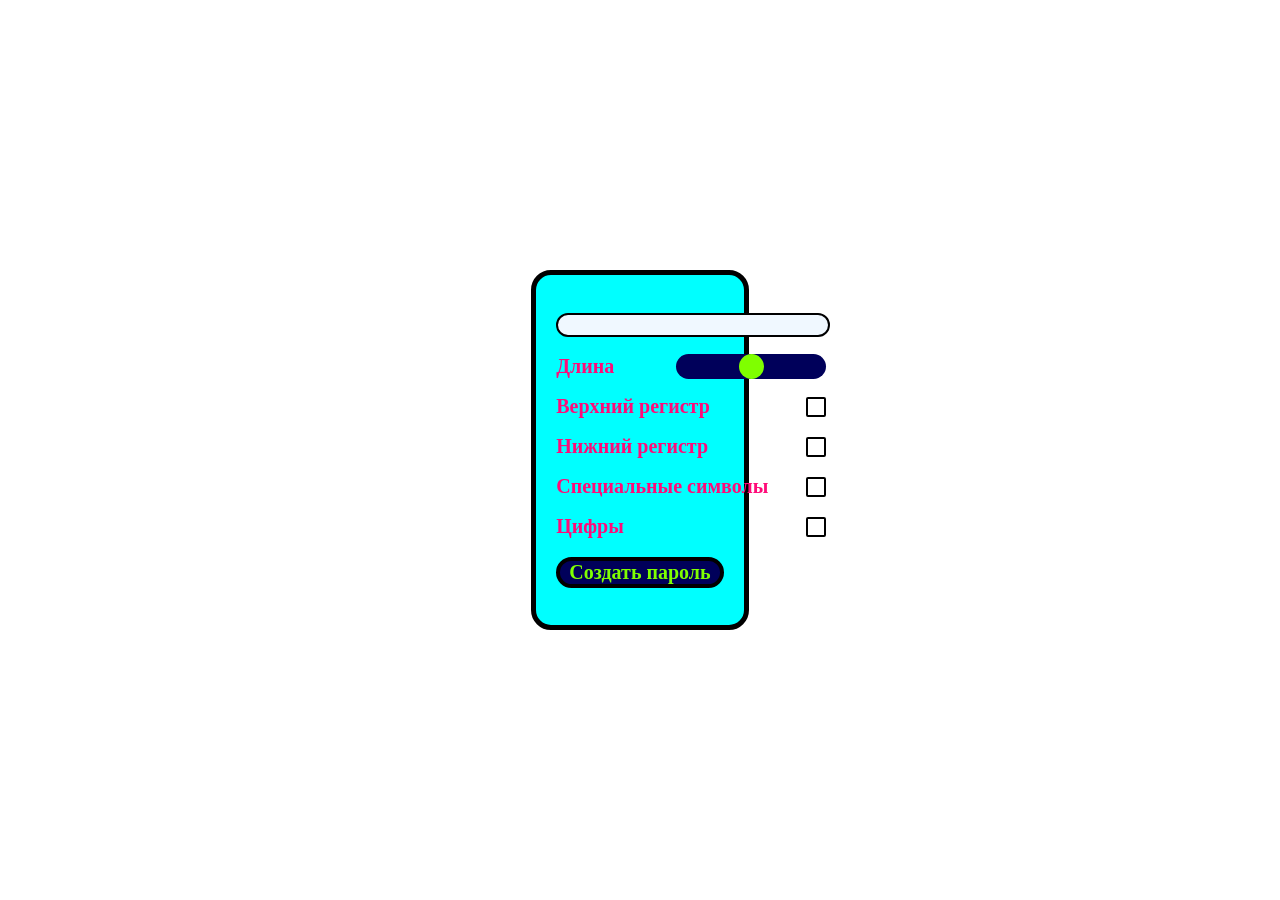
<file: Bilet№10/index.html>
<!DOCTYPE html>
<html lang="en">
<head>
    <meta charset="UTF-8">
    <meta name="viewport" content="width=device-width, initial-scale=1.0">
    <link rel="stylesheet" href="css/style.css">
    <title>Document</title>
</head>
<body>
    <main>
        <div class="container">
            <div class="box">
                <p class="text"></p>
            </div>
            <div class="item">
                <label for="">Длина</label>
                <p class="number"></p>
                <input type="range" name="" id="dlina" max="16" min="4" step="1">
            </div>
            <div class="item">
                <label for="">Верхний регистр</label>
                <input type="checkbox" name="up" id="up">
            </div>
            <div class="item">
                <label for="">Нижний регистр</label>
                <input type="checkbox" name="down" id="down">
            </div>
            <div class="item">
                <label for="">Специальные символы</label>
                <input type="checkbox" name="special" id="special">
            </div>
            <div class="item">
                <label for="">Цифры</label>
                <input type="checkbox" name="digital" id="digital">
            </div>
            <button class="btn">
                Создать пароль
            </button>
        </div>
    </main>
    <script src="js/script.js"></script>
</body>
</html>
</file>
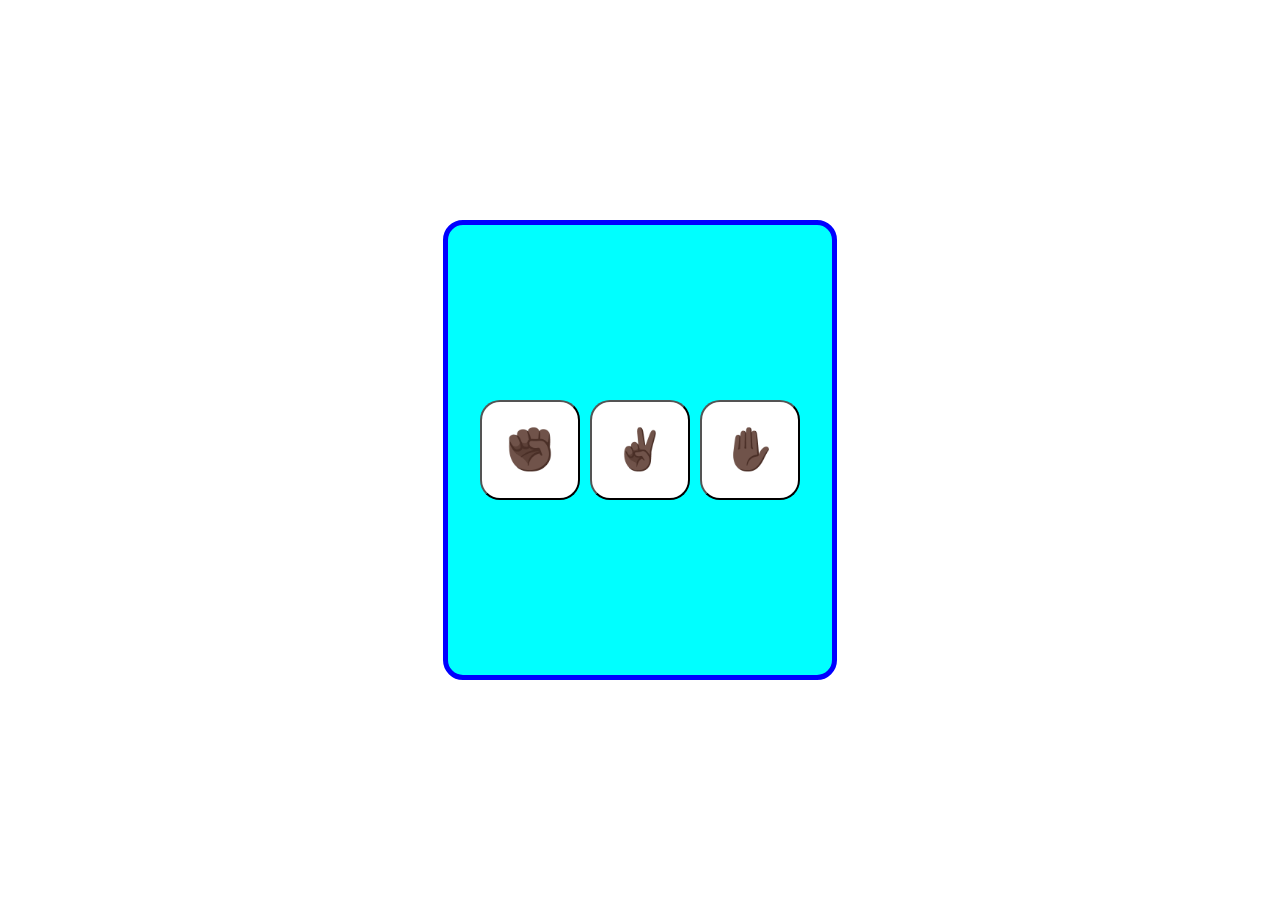
<file: Bilet№11/index.html>
<!DOCTYPE html>
<html lang="en">
<head>
    <meta charset="UTF-8">
    <meta name="viewport" content="width=device-width, initial-scale=1.0">
    <link rel="stylesheet" href="css/style.css">
    <title>Камень, Ножница, Бумага</title>
</head>
<body>
    <main>
        <div class="game_container">
        </div>
        <div class="button">
            <button class="btn btn_rock">✊🏿</button>
            <button class="btn btn_scissors">✌🏿</button>
            <button class="btn btn_paper">✋🏿</button>
        </div>
        <div class="score">
        </div>
    </main>
    <script src="js/script.js"></script>
</body>
</html>
</file>
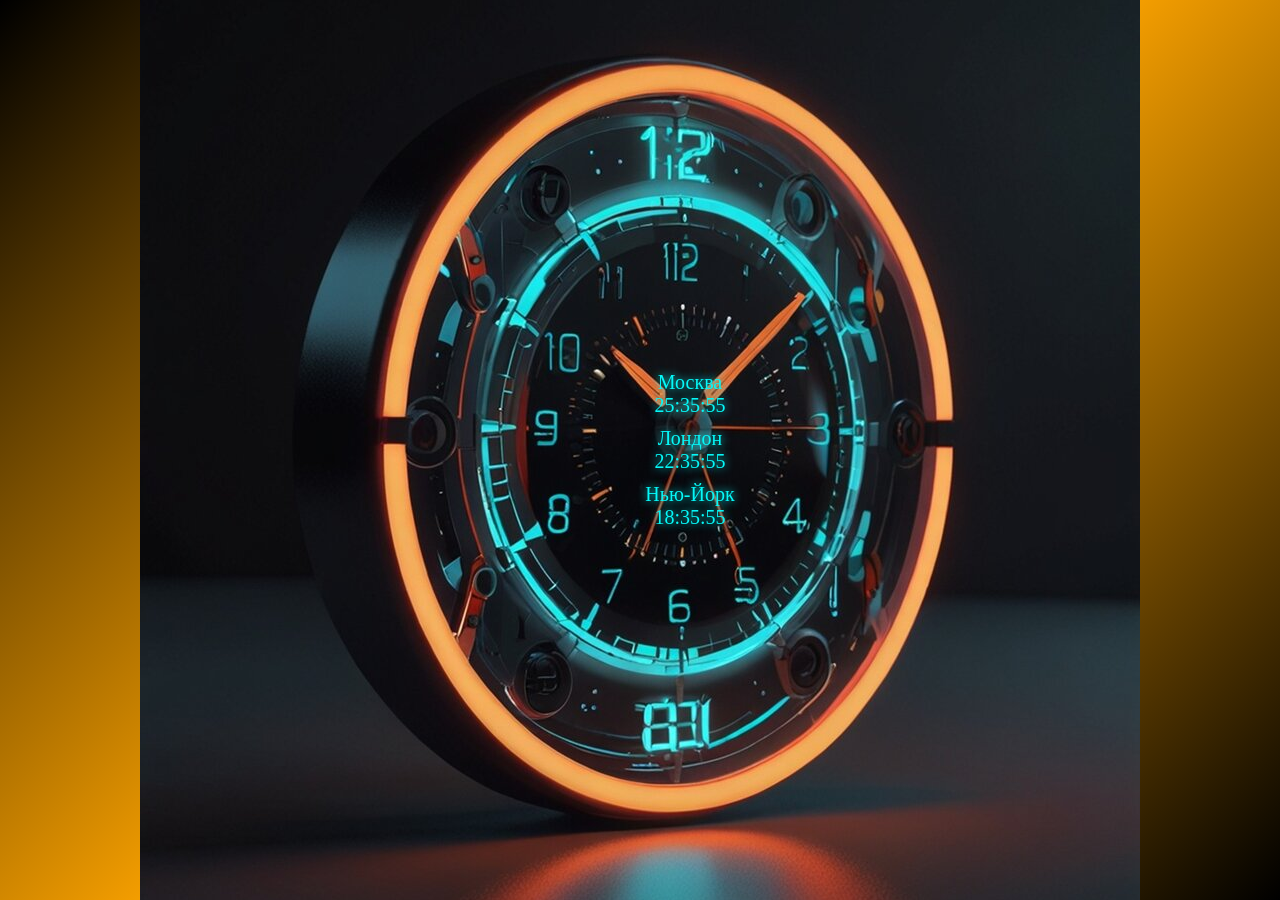
<file: Bilet№19/index.html>
<!DOCTYPE html>
<html lang="en">
<head>
    <meta charset="UTF-8">
    <meta name="viewport" content="width=device-width, initial-scale=1.0">
    <link rel="stylesheet" href="css/style.css">
    <title>Камень, Ножница, Бумага</title>
</head>
<body>
    <main>
        <div class="item">
            <p class="item_title">Москва</p>
            <p class="item_moscow"></p>
        </div>
        <div class="item">
            <p class="item_title">Лондон</p>
            <p class="item_london"></p>
        </div>
        <div class="item">
            <p class="item_title">Нью-Йорк</p>
            <p class="item_newyork"></p>
        </div>
    </main>
    <script src="js/script.js"></script>
</body>
</html>
</file>
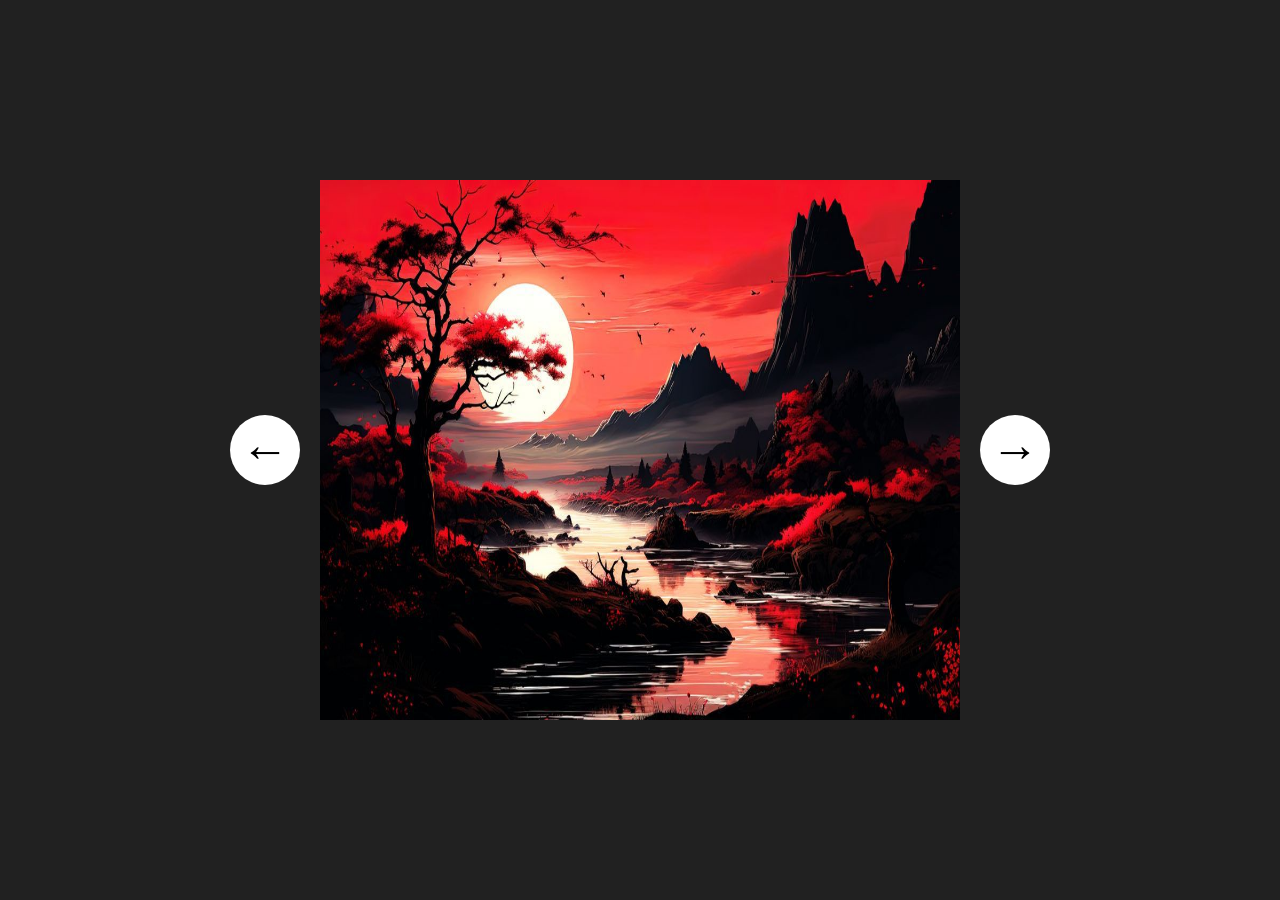
<file: Bilet№2/index.html>
<!DOCTYPE html>
<html lang="en">
<head>
    <meta charset="UTF-8">
    <meta name="viewport" content="width=device-width, initial-scale=1.0">
    <link rel="stylesheet" href="css/style.css">
    <title>Слайдер</title>
</head>
<body>
    <main>
        <button class="left_btn">
            &larr;
        </button>
        <div class="container">
            <div class = "carousel">
                <img src="img/1.jpg" alt="1">
                <img src="img/2.jpg" alt="2">
                <img src="img/3.jpg" alt="3">
            </div>
        </div>
        <button class="right_btn">
            &rarr;
        </button>
    </main>
    <script src="js/script.js"></script>
</body>
</html>
</file>
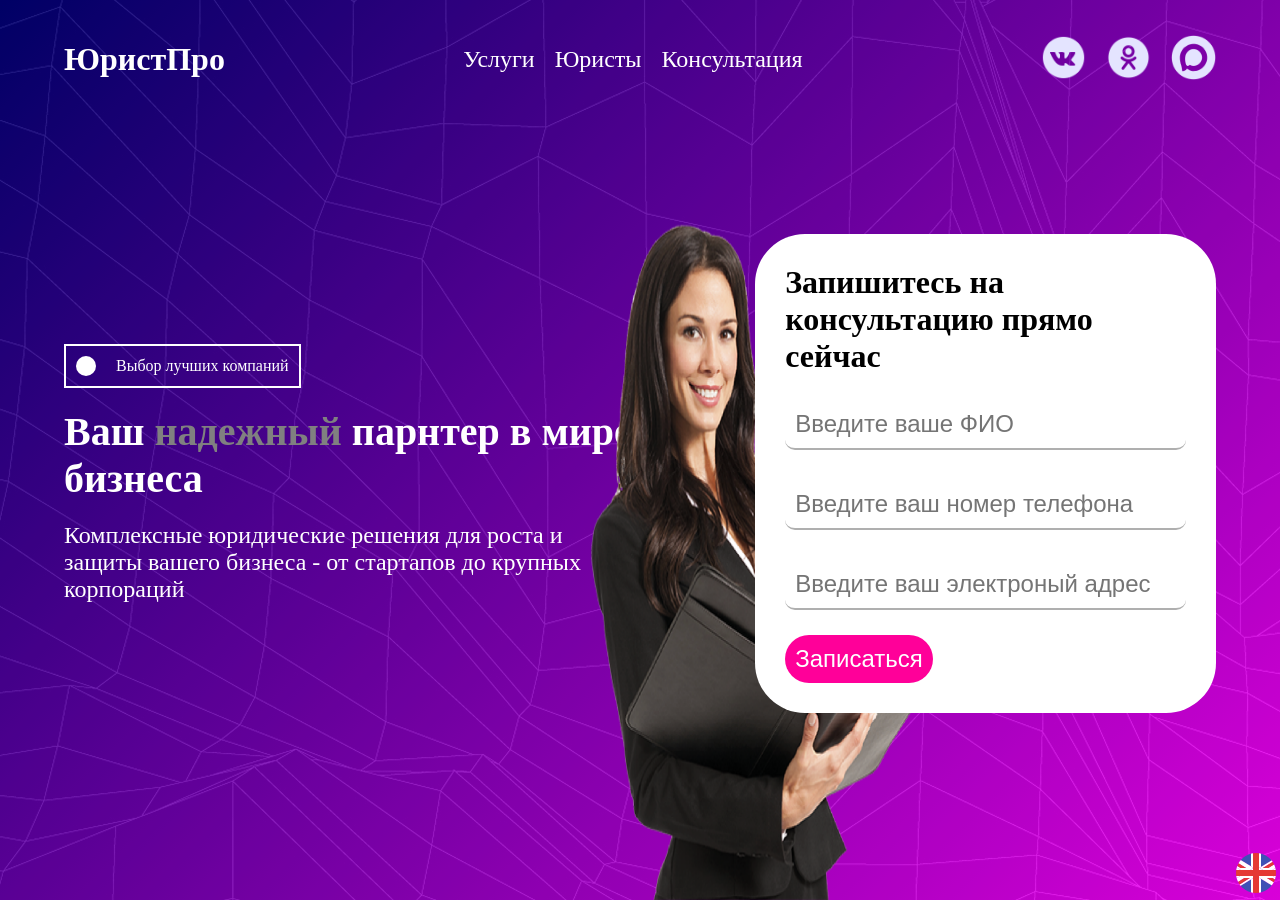
<file: Bilet№23/index.html>
<!DOCTYPE html>
<html lang="en">
<head>
    <meta charset="UTF-8">
    <meta name="viewport" content="width=device-width, initial-scale=1.0">
    <link rel="stylesheet" href="css/style.css">
    <title>Юристпро</title>
</head>
<body>
    <img src="img/urist.png" alt="" class="urist">
    <button class="lang"><img src="img/grb.png" alt=""></button>
    <main>
        <div class="up">
            <div class="logo">ЮристПро</div>
            <nav class="menu_nav">
                <a href="#">Услуги</a>
                <a href="#">Юристы</a>
                <a href="#">Консультация</a>
            </nav>
            <div class="menu_link">
                    <a href="#"><img src="img/vk.png" alt="viewport"></a>
                    <a href="#"><img src="img/ok.png" alt="OK"></a>
                    <a href="#"><img src="img/MAX.png" alt="MAX"></a>
                </div>
        </div>
        <div class="content">
            <div class="content_text">
                <p class="content_slogan">Выбор лучших компаний</p>
                <h1 class="content_title">Ваш <span>надежный</span> парнтер в мире бизнеса</h1>
                <p class="content_desc">Комплексные юридические решения для роста и защиты вашего бизнеса - от стартапов до крупных корпораций</p>
            </div>
            <form action="#" class="content_form">
                <div class="form_content">
                    <h2 class="form_title">Запишитесь на консультацию прямо сейчас</h2>
                    <div class="form_item">
                        <input type="text" placeholder="Введите ваше ФИО">
                        <input type="text" placeholder="Введите ваш номер телефона">
                        <input type="text" placeholder="Введите ваш электроный адрес">
                    </div>
                    <button class="form_btn">Записаться</button>
                </div>
            </form>
        </div>
    </main>
    <script src="js/script.js"></script>
</body>
</html>
</file>
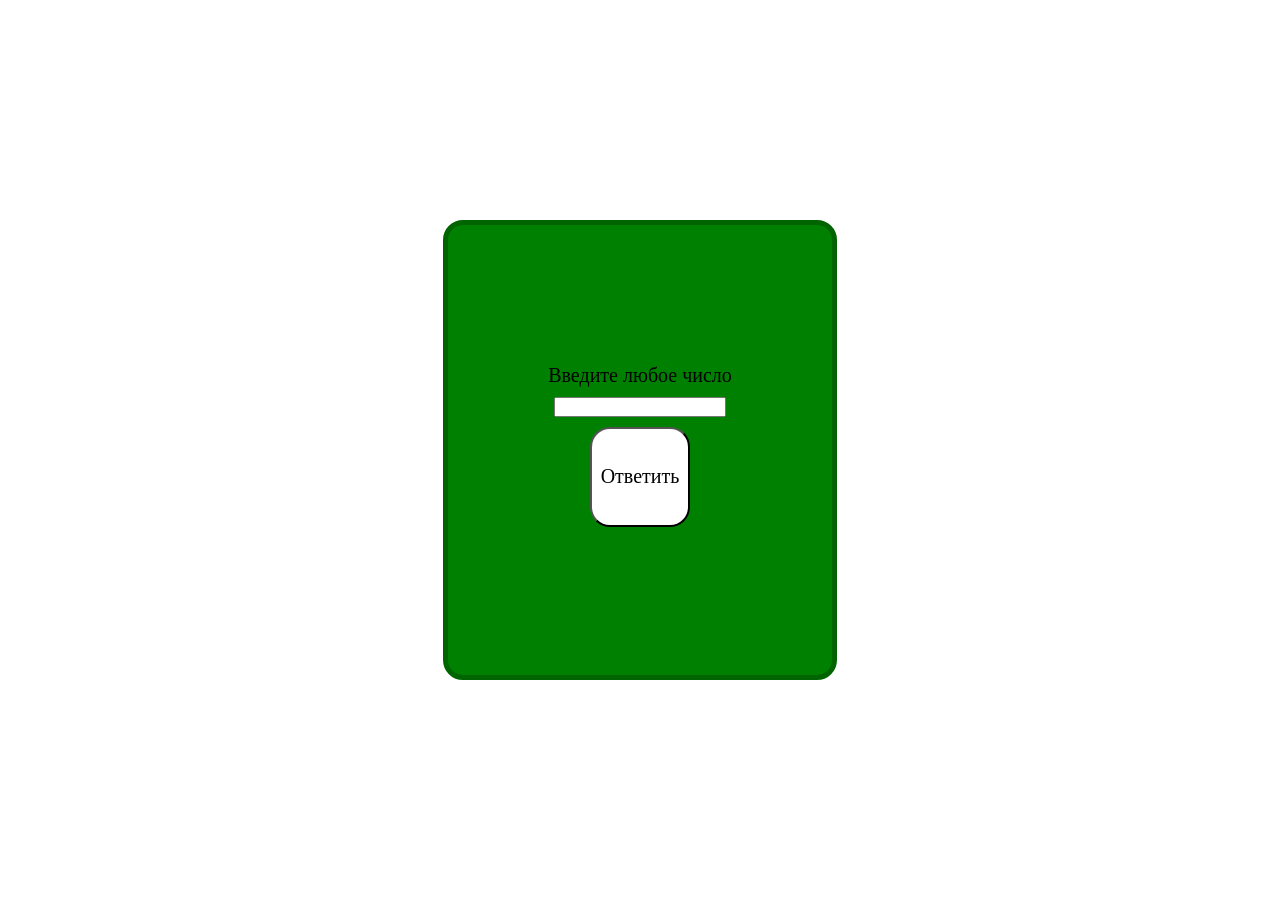
<file: Bilet№4/index.html>
<!DOCTYPE html>
<html lang="ru">
<head>
    <meta charset="UTF-8">
    <meta name="viewport" content="width=device-width, initial-scale=1.0">
    <link rel="stylesheet" href="css/style.css">
    <title>Конвертер размеров</title>
</head>
<body>
    <main>
        <div class="container">
            <p class="result">Введите любое число</p>
            <input type="number" name="num" id="num">
            <button class="result_btn">Ответить</button>
        <div class="score"></div>
        </div>
    </main>
    <script src="js/script.js"></script>
</body>
</html>
</file>
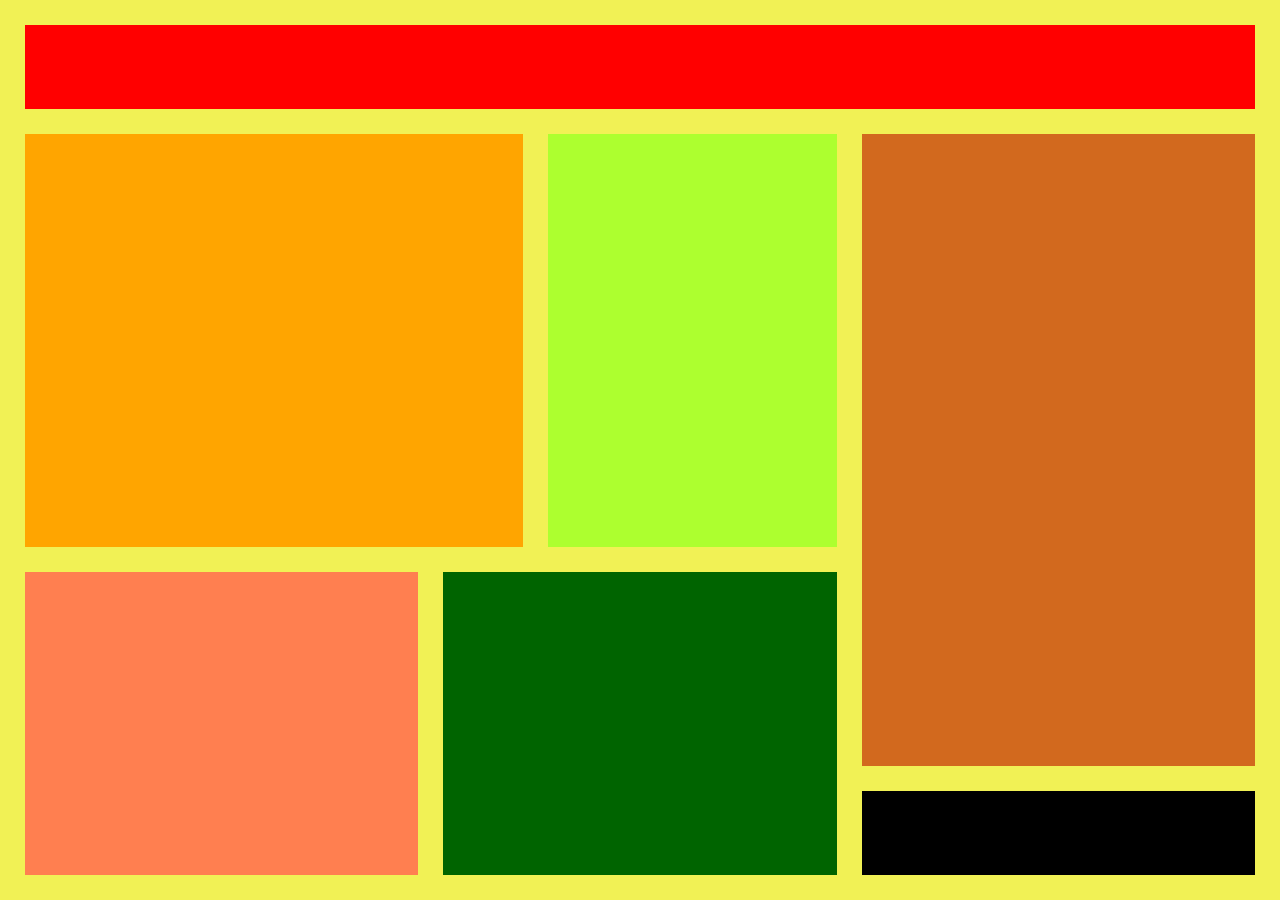
<file: Bilet№6/index.html>
<!DOCTYPE html>
<html lang="en">
<head>
    <meta charset="UTF-8">
    <meta name="viewport" content="width=device-width, initial-scale=1.0">
    <link rel="stylesheet" href="css/mobile.css" media="screen and (min-width: 360px)">
    <link rel="stylesheet" href="css/tablet.css" media="screen and (min-width: 768px)">
    <link rel="stylesheet" href="css/desktop.css" media="screen and (min-width: 1240px)">
    <title></title>
</head>
<body>
    <main>
        <div class="item_one"></div>
        <div class="item_two"></div>
        <div class="item_three"></div>
        <div class="item_four"></div>
        <div class="item_five"></div>
        <div class="item_six"></div>
        <div class="item_seven"></div>
    </main>
</body>
<script src="js/script.js"></script>
</html>
</file>
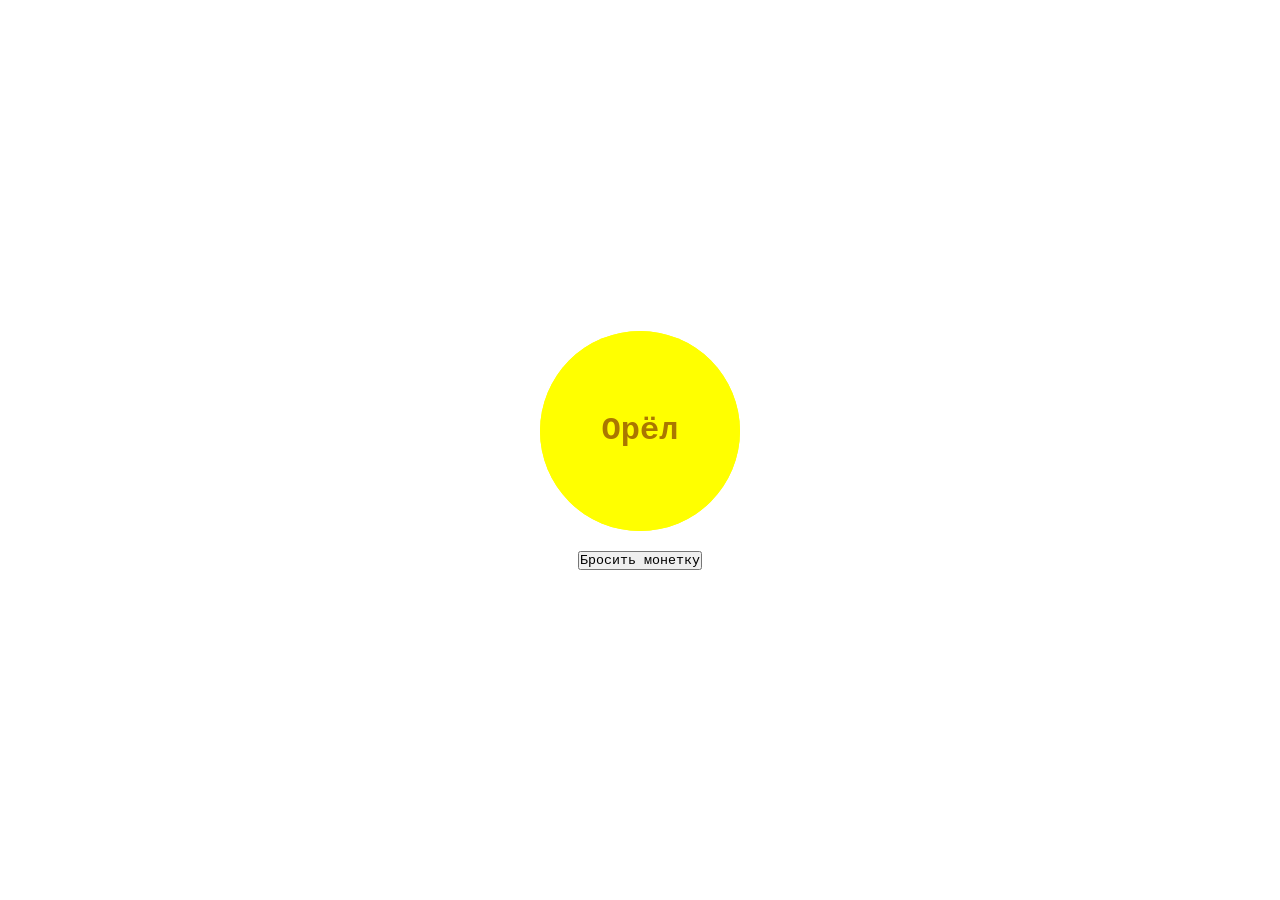
<file: Bilet№7/index.html>
<!DOCTYPE html>
<html lang="en">
<head>
    <meta charset="UTF-8">
    <meta name="viewport" content="width=device-width, initial-scale=1.0">
    <link rel="stylesheet" href="css/style.css">
    <title>Монетка</title>
</head>
<body>
    <main>
        <div class="coin">
            <div class="coin_front">Орёл</div>
            <div class="coin_back">Решка</div>
        </div>
        <button class="coin_btn">Бросить монетку</button>
    </main>
    <script src="js/script.js"></script>
</body>
</html>
</file>
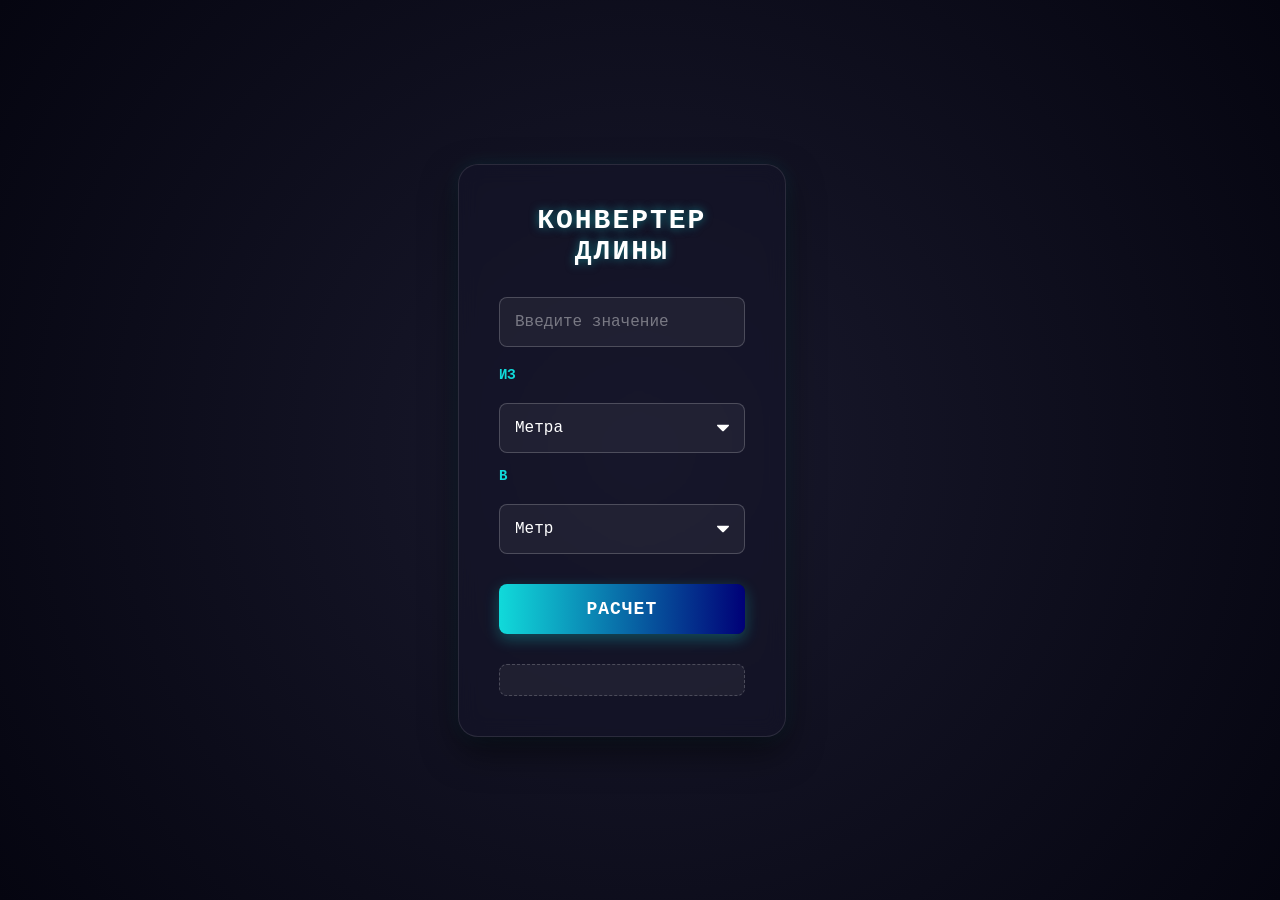
<file: Bilet№8/index.html>
<!DOCTYPE html>
<html lang="ru">
<head>
    <meta charset="UTF-8">
    <meta name="viewport" content="width=device-width, initial-scale=1.0">
    <link rel="stylesheet" href="css/style.css">
    <title>Конвертер размеров</title>
</head>
<body>
    <main>
        <div class="container">
            <H1>Конвертер длины</H1>
        <input type="number" name="number" id="number" placeholder="Введите значение">
        <div class="vibor">
        <label for="">Из</label>
        <select name="" id="from_value">
            <option value="m" selected>Метра</option>
            <option value="in">Дюйма</option>
            <option value="ft">Фута</option>
            <option value="yd">Ярда</option>
            <option value="mi">Мили</option>
        </select>
        <label for="">В</label>
        <select name="" id="to_value">
            <option value="m" selected>Метр</option>
            <option value="in">Дюйм</option>
            <option value="ft">Фут</option>
            <option value="yd">Ярд</option>
            <option value="mi">Милю</option>
        </select>
        </div>
            <button class="btn">Расчет</button>
            <p class="result"></p>
        </div>
    </main>
    <script src="js/script.js"></script>
</body>
</html>
</file>
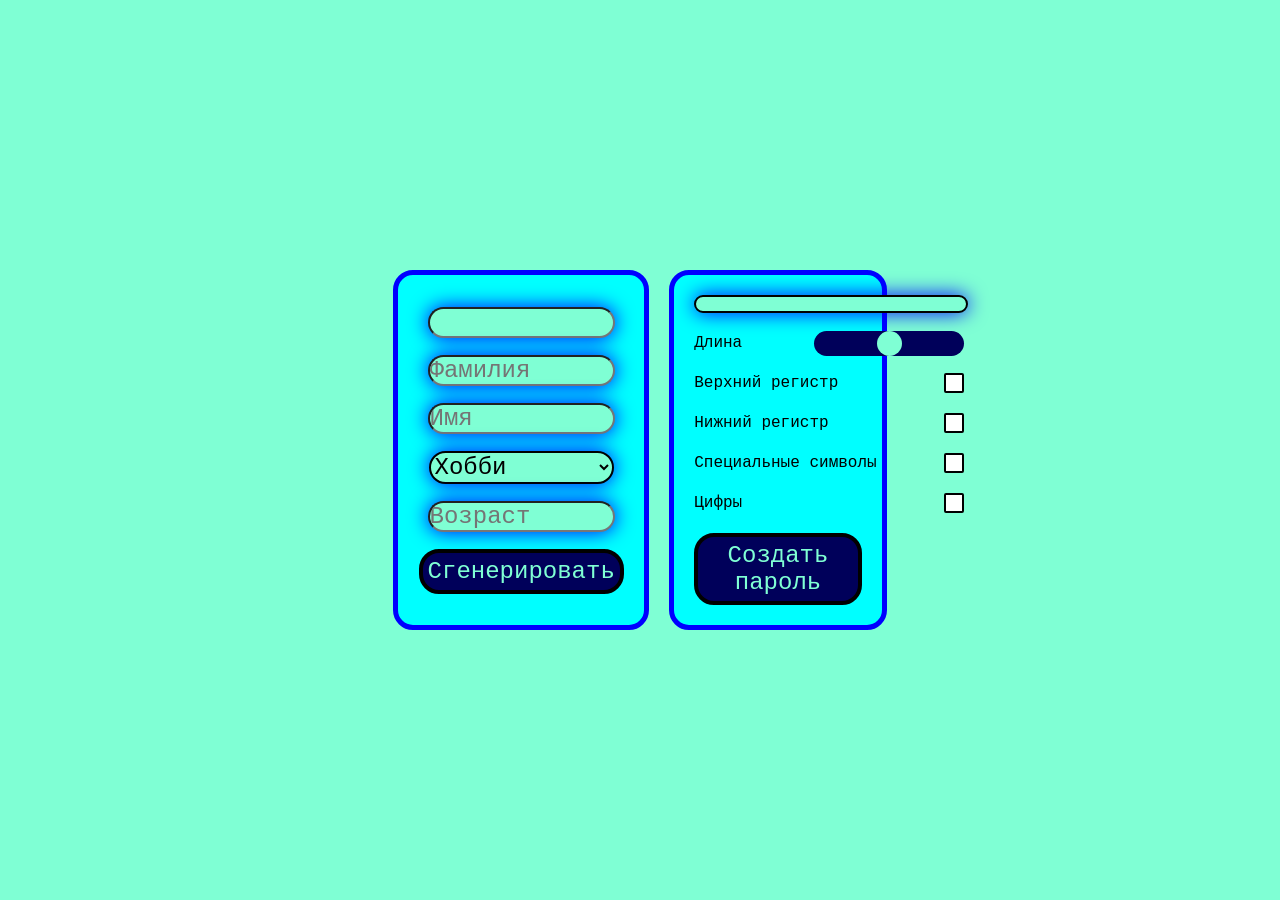
<file: Bilet№9/index.html>
<!DOCTYPE html>
<html lang="ru">
<head>
    <meta charset="UTF-8">
    <meta name="viewport" content="width=device-width, initial-scale=1.0">
    <link rel="stylesheet" href="css/style.css">
    <title>Генератор никнейма</title>
</head>
<body>
    <main>
        <div class="generate">
            <input type="text" name="" id="result" readonly>
            <input type="text" name="" id="lastname" placeholder="Фамилия">
            <input type="text" name="" id="firstname" placeholder="Имя">
            <select name="" id="hobby">
                <option value="n" selected disabled>Хобби</option>
                <option value="🥊">Спорт</option>
                <option value="🎵">Музыка</option>
                <option value="🎭">Искусство</option>
                <option value="🛍">Шопинг</option>
                <option value="🐒">Квадроберство</option>
            </select>
            <input type="number" name="" id="age" placeholder="Возраст" min="0" max="119">
            <button class="btn">Сгенерировать</button>
        </div>
        
        <div class="container">
            <div class="box">
                <p class="text"></p>
            </div>
            <div class="item">
                <label for="">Длина</label>
                <p class="number"></p>
                <input type="range" name="" id="dlina" max="16" min="4" step="1">
            </div>
            <div class="item">
                <label for="">Верхний регистр</label>
                <input type="checkbox" name="up" id="up">
            </div>
            <div class="item">
                <label for="">Нижний регистр</label>
                <input type="checkbox" name="down" id="down">
            </div>
            <div class="item">
                <label for="">Специальные символы</label>
                <input type="checkbox" name="special" id="special">
            </div>
            <div class="item">
                <label for="">Цифры</label>
                <input type="checkbox" name="digital" id="digital">
            </div>
            <button class="button">
                Создать пароль
            </button>
        </div>
    </main>
    <script src="js/script.js"></script>
</body>
</html>
</file>
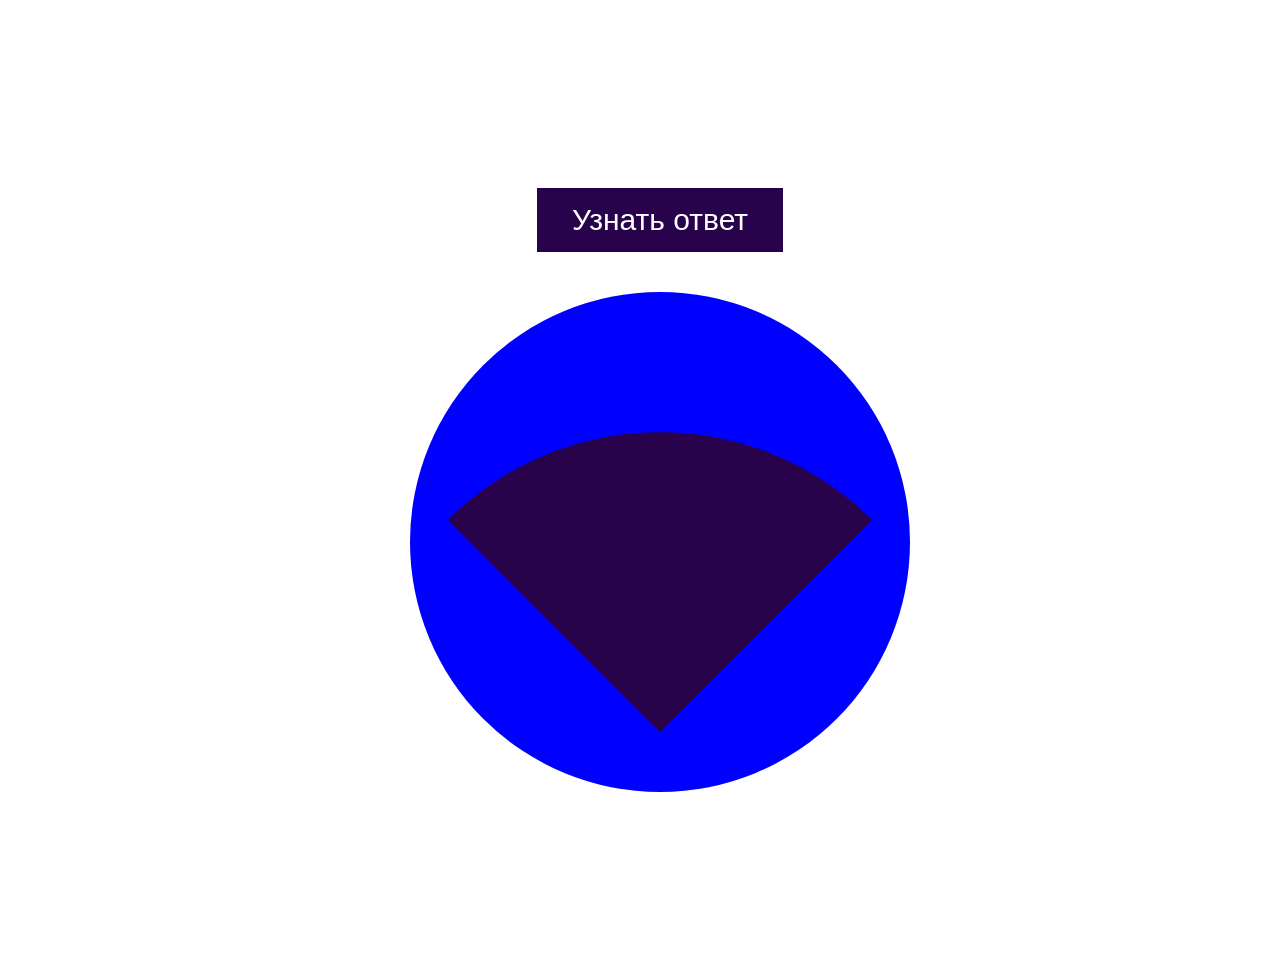
<file: шар судьбы/1.html>
<!DOCTYPE html>
<html lang="en">
<head>
    <meta charset="UTF-8">
    <meta name="viewport" content="width=device-width, initial-scale=1.0">
    <link rel="stylesheet" href="css/style.css">
    <title>Шар судьбы</title>
</head>
<body>
    <div class="container">
        <button id="btn" onclick="otvet()">Узнать ответ</button>
        <div id="circle" class="circle">
            <div class="sector">
                <p id="p"></p>
            </div>
        </div>
    </div>
    <script src="js/script.js">

    </script>
</body>
</html>
</file>
<file: Bilet№10/css/style.css>
*{
    margin: 0;
    padding: 0;
    font-weight: bold;
    font-family: cursive;
    color: rgb(255, 11, 121);
    font-size: 20px;
}
main{
    width: 100%;
    height: 100vh;
    flex-direction: column;
    display: flex;
    align-items: center;
    justify-content: center;
}

.container{
    width: 17%;
    height: 40%;
    flex-direction: column;
    display: flex;
    padding: 20px;
    box-sizing: border-box;
    border: 5px solid black;
    border-radius: 20px;
    justify-content: center;
    gap: 20px;
    background-color: aqua;
}

.item{
    width: 270px;
    height: 20px;
    display: flex;
    justify-content: space-between;
    align-items: center;
}

.box{
    width: 270px;
    height: 20px;
    border: 2px solid black;
    border-radius: 30px;
    display: flex;
    align-items: center;
    justify-content: center;
    background-color: aliceblue;
}

button{
    border: 4px solid black;
    border-radius: 20px;
    background-color: rgb(0, 0, 90);
    color: chartreuse;;
}

#dlina{
    width: 150px;
    appearance: none;
    background-color:  rgb(0, 0, 90);
    border-radius: 50px;
}
#dlina::-webkit-slider-thumb{
    appearance: none;
    background-color: chartreuse;
    height: 25px;
    width: 25px;
    border-radius: 25px;
}

input[type="checkbox"] {
    appearance: none;
    width: 20px;
    height: 20px;
    border: 2px solid black;
    border-radius: 2px;
    background-color: white;
    transition: 0.5s;
}

input[type="checkbox"]:checked {
    appearance: none;
    border: 2px solid rgb(0, 0, 90);
    border-radius: 2px;
    background-color: chartreuse;
}
</file>
<file: Bilet№11/css/style.css>
*{
    padding: 0;
    margin: 0;
    font-family: 'Courier New', Courier, monospace;
}
body{
    width: 100%;
    height: 100vh;
    display: flex;
    flex-direction: row;
    align-items: center;
    justify-content: center;
    gap: 20px;
}

main{
    width: 30%;
    height: 50%;
    display: flex;
    flex-direction: column;
    align-items: center;
    justify-content: center;
    border: 5px solid blue;
    border-radius: 20px;
    gap: 10px;
    background-color: aqua;
}

.game_container{
    display: flex;
    flex-direction: column;
    align-items: center;
    justify-content: center;
}

p{
    font-size: 20px;
    font-family: cursive;
}

.btn{
    width: 100px;
    height: 100px;
    font-size: 40px;
    background-color: #fff;
    border-radius: 20px;
}

.score{
    display: flex;
    flex-direction: column;
    align-items: center;
    justify-content: center;
}

.score h1{
    background-color: aqua;
    font-family: cursive;
}
</file>
<file: Bilet№19/css/style.css>
*{
    padding: 0;
    margin: 0;
    color: rgb(6, 248, 248);
    text-shadow: 0 0 10px rgb(0, 255, 255);
}
body{
    width: 100%;
    height: 100vh;
    display: flex;
    flex-direction: row;
    align-items: center;
    justify-content: center;
    gap: 20px;
}

main{
    width: 100%;
    height: 100%;
    display: flex;
    flex-direction: column;
    align-items: center;
    justify-content: center;
    gap: 10px;
    background-image: url(../img/4.jpg),linear-gradient(-45deg, black, orange, black);
    background-position: center;
    background-repeat: no-repeat;
}

.game_container{
    display: flex;
    flex-direction: column;
    align-items: center;
    justify-content: center;
}

.item{
    display: flex;
    flex-direction: column;
    align-items: center;
    justify-content: center;
}

p{
    font-size: 20px;
    font-family: cursive;
    margin-left: 100px;
}
</file>
<file: Bilet№2/css/style.css>
*{
    padding: 0;
    margin: 0;
}
main{
    width: 100%;
    height: 100vh;
    background-color: #212121;
    display: flex;
    align-items: center;
    justify-content: center;
    gap: 20px;
}
.container{
    width: 50%;
    height: 60%;
    overflow: hidden;
}
.carousel{
    width: 100%;
    height: 100%;
    text-wrap: nowrap;
    transition: 1s;
    /*animation: animation 5s infinite ease-in-out*/
}
.left_btn,
.right_btn{
    cursor: pointer;
    background-color: white;
    width:70px;
    height:70px;
    border: none;
    font-size: 3em;
    border-radius: 50%;
}
/*.carousel :hover{
    transform: translateX(-201%);
}*/
.carousel img {
    width: 100%;
    height: 100%;
}
/*@keyframes animation{
    0%, 20%, 100%{
        transform:translateX(0);
    }
    30%, 50%{
        transform:translateX(-100%);
    }
    60%, 80%{
        transform:translateX(-201%);
    }
}*/
</file>
<file: Bilet№23/css/style.css>
*{
    padding: 0;
    margin: 0;
    color:white;
}

a{
    text-decoration: none;
    transition: 1s;
}

button{
    border: none;
    background: none;

}

a:hover,button:hover{
    opacity: 0.5;
}
main{
    position: relative;
    width: 100%;
    height: 100vh;
    padding: 35px 5%;
    box-sizing: border-box;
    background-image: url(../img/back.png),linear-gradient(-45deg, #ff00ff, #000077);
    display: flex;
    flex-direction: column;
    gap: 150px;
}
.up, .content{
    display: flex;
    align-items: center;
    justify-content: space-between;
}
.logo{
    font-size: 2em;
    font-weight: 900;
}
.menu_nav, .menu_link{
    display: flex;
    gap: 20px;
}

.menu_nav a{
    font-size: 1.5em;
}

.menu_link img{
    filter: hue-rotate(180deg) invert(1);
    width: 45px;
}

.content_slogan{
    padding: 10px;
    display: flex;
    align-items: center;
    border: 2px solid white;
    gap: 20px;
}

.content_text{ 
    display: flex;
    flex-direction: column;
    align-items: baseline;
    gap: 20px;
    width: 50%;
}

.content_slogan::before{
    content: '';
    width: 20px;
    height: 20px;
    background-color: white;
    border-radius: 50%;
}

.content_title{
    font-size: 2.5em;
}

.content_desc{
    font-size: 1.5em;
}

.content_form{
    background-color: white;
    width: 40%;
    padding: 30px;
    box-sizing: border-box;
    border-radius: 50px;
    z-index: 2;
}

.form_content{
    display: flex;
    flex-direction: column;
    align-items: baseline;
    gap: 25px;
}

.form_title{
    font-size: 2em;
    color:#000;
}

.form_item{
    width: 100%;
    display:flex;
    flex-direction: column;
    gap: 30px;
}

.form_item input{
    font-size: 1.5em;
    color: black;
    padding: 10px;
    border: none;
    border-bottom: #afafaf solid 2px;
    border-radius: 10px;
}

.form_item input:focus{
    outline: none;
    border-bottom: black solid 2px;
}

.form_btn{
    background-color: #ff0099;
    border: none;
    font-size: 1.5em;
    padding: 10px;
    border-radius: 50px;
}

.urist{
    width: 400px;
    height: 700px;
    position: absolute;
    z-index: 1;
    left:45%;
    bottom:0%;
}
.lang{
    position: absolute;
    z-index: 1;
    bottom: 0;
    right: 0;
}

.content_title span{
    color: gray;
}
</file>
<file: Bilet№4/css/style.css>
*{
    padding: 0;
    margin: 0;
    font-family: cursive;
}

main{
    width: 100%;
    height: 100vh;
    display: flex;
    flex-direction: row;
    align-items: center;
    justify-content: center;
    gap: 20px;
}

.container{
    width: 30%;
    height: 50%;
    display: flex;
    flex-direction: column;
    align-items: center;
    justify-content: center;
    border: 5px solid darkgreen;
    border-radius: 20px;
    gap: 10px;
    background-color: green;
}

p{
    font-size: 20px;
    font-family: cursive;
}

.result_btn{
    width: 100px;
    height: 100px;
    font-size: 20px;
    background-color: #fff;
    border-radius: 20px;
}
</file>
<file: Bilet№6/css/mobile.css>
*{
    margin: 0;
    padding: 0;
    font-family: 'Gill Sans', 'Gill Sans MT', Calibri, 'Trebuchet MS', sans-serif;
    transition: 0.5s;
}

main{
    padding: 25px;
    box-sizing: border-box;
    width: 100%;
    height: 200vh;
    background-color: #f1f155;
    display: grid;
    gap: 25px;
}

.item_one{
    grid-row: span 1;
    background-color: red;
}

.item_two{
    grid-row: span 6;
    background-color: orange;
}

.item_three{
    grid-row: span 5;
    background-color: greenyellow;
}

.item_four{
    grid-row: span 6;
    background-color: chocolate;
}

.item_five{
    grid-row: span 3;
    background-color: coral;
}

.item_six{
    grid-row: span 3;
    background-color: darkgreen;
}

.item_seven{
    grid-row: span 1;
    background-color: black;
}
</file>
<file: Bilet№6/css/tablet.css>
*{
    margin: 0;
    padding: 0;
    font-family: 'Gill Sans', 'Gill Sans MT', Calibri, 'Trebuchet MS', sans-serif;
    transition: 0.5s;
}

main{
    padding: 25px;
    box-sizing: border-box;
    width: 100%;
    height: 100vh;
    background-color: #f1f155;
    display: grid;
    grid-template-columns: repeat(8, 1fr,);
    gap: 25px;
}

.item_one{
    grid-column: span 8;
    grid-row: span 1;
    background-color: red;
}

.item_two{
    grid-column: span 5;
    grid-row: span 4;
    background-color: orange;
}

.item_three{
    grid-column: span 3;
    grid-row: span 4;
    background-color: greenyellow;
}

.item_four{
    grid-column: span 4;
    grid-row: span 6;
    background-color: chocolate;
}

.item_five{
    grid-column: span 4;
    grid-row: span 4;
    background-color: coral;
}

.item_six{
    grid-column: span 4;
    grid-row: span 3;
    background-color: darkgreen;
}

.item_seven{
    grid-column: span 4;
    grid-row: span 1;
    background-color: black;
}
</file>
<file: Bilet№6/css/desktop.css>
*{
    margin: 0;
    padding: 0;
    font-family: 'Gill Sans', 'Gill Sans MT', Calibri, 'Trebuchet MS', sans-serif;
    transition: 0.5s;
}

main{
    padding: 25px;
    box-sizing: border-box;
    width: 100%;
    height: 100vh;
    background-color: #f1f155;
    display: grid;
    grid-template-columns: repeat(12, 1fr,);
    gap: 25px;
}

.item_one{
    grid-column: span 12;
    grid-row: span 1;
    background-color: red;
}

.item_two{
    grid-column: span 5;
    grid-row: span 4;
    background-color: orange;
}

.item_three{
    grid-column: span 3;
    grid-row: span 4;
    background-color: greenyellow;
}

.item_four{
    grid-column: span 4;
    grid-row: span 6;
    background-color: chocolate;
}

.item_five{
    grid-column: span 4;
    grid-row: span 3;
    background-color: coral;
}

.item_six{
    grid-column: span 4;
    grid-row: span 3;
    background-color: darkgreen;
}

.item_seven{
    grid-column: span 4;
    grid-row: span 1;
    background-color: black;
}
</file>
<file: Bilet№7/css/style.css>
*{
    padding: 0;
    margin: 0;
    font-family: 'Courier New', Courier, monospace;
}
main{
    width: 100%;
    height: 100vh;
    display: flex;
    flex-direction: column;
    align-items: center;
    justify-content: center;
    gap: 20px;
}

.coin{
    position: relative;
    width: 200px;
    height: 200px;
    transition: 1s;
}

.coin_back,
.coin_front{
    position: absolute;
    width: 100%;
    height: 100%;
    background-color: yellow;
    color: #aa7700;
    border-radius: 50%;
    display: flex;
    justify-content: center;
    align-items: center;
    font-size: 2em;
    font-weight: 900;
}

.coin_front{
    z-index: 1;
}
</file>
<file: Bilet№8/css/style.css>
/* =========================================
   ГЛОБАЛЬНЫЕ СТИЛИ И СБРОС
   ========================================= */
* {
    padding: 0;
    margin: 0;
    box-sizing: border-box;
    font-family: 'Courier Prime', 'Courier New', Courier, monospace;
}

body {
    background-color: #050510;
    color: #ffffff;
    height: 100vh;
    overflow: hidden;
    display: flex;
    justify-content: center;
    align-items: center;
    /* Фоновый градиент для глубины страницы */
    background: radial-gradient(circle at 50% 50%, #1a1a2e 0%, #050510 100%);
}

/* =========================================
   ОСНОВНОЙ КОНТЕЙНЕР (GLASSMORPHISM)
   ========================================= */
.container {
    width: 90%;
    max-width: 450px;
    padding: 40px;
    
    /* Эффект матового стекла */
    background: rgba(20, 20, 40, 0.6);
    backdrop-filter: blur(10px);
    -webkit-backdrop-filter: blur(10px);
    
    border: 1px solid rgba(255, 255, 255, 0.1);
    border-radius: 20px;
    
    display: flex;
    flex-direction: column;
    gap: 20px;
    
    box-shadow: 0 15px 35px rgba(0, 0, 0, 0.5),
                0 0 20px rgba(17, 218, 218, 0.1);
    
    transition: transform 0.3s ease, box-shadow 0.3s ease;
}

.container:hover {
    transform: translateY(-5px);
    box-shadow: 0 20px 40px rgba(0, 0, 0, 0.6),
                0 0 30px rgba(17, 218, 218, 0.2);
}

/* =========================================
   ТИПОГРАФИКА
   ========================================= */
h1 {
    color: #ffffff;
    text-align: center;
    font-size: 28px;
    font-weight: 700;
    text-transform: uppercase;
    letter-spacing: 2px;
    text-shadow: 0 0 10px rgba(17, 218, 218, 0.5);
    margin-bottom: 10px;
}

label {
    color: rgb(17, 218, 218);
    font-weight: bold;
    font-size: 14px;
    text-transform: uppercase;
    min-width: 30px;
    display: block;
    margin-bottom: 5px;
}

/* =========================================
   ПОЛЯ ВВОДА И ВЫБОРА (INPUT & SELECT)
   ========================================= */
input, select {
    width: 100%;
    padding: 15px;
    background: rgba(255, 255, 255, 0.05);
    border: 1px solid rgba(255, 255, 255, 0.2);
    border-radius: 8px;
    color: #ffffff;
    font-size: 16px;
    outline: none;
    transition: all 0.3s ease;
    cursor: pointer;
}

input[type="number"] {
    cursor: text;
}

input::placeholder {
    color: rgba(255, 255, 255, 0.4);
}

/* Кастомная стрелочка для select */
select {
    appearance: none;
    background-image: url("data:image/svg+xml;charset=US-ASCII,%3Csvg%20xmlns%3D%22http%3A%2F%2Fwww.w3.org%2F2000%2Fsvg%22%20width%3D%22292.4%22%20height%3D%22292.4%22%3E%3Cpath%20fill%3D%22%23ffffff%22%20d%3D%22M287%2069.4a17.6%2017.6%200%200%200-13-5.4H18.4c-5%200-9.3%201.8-12.9%205.4A17.6%2017.6%200%200%200%200%2082.2c0%205%201.8%209.3%205.4%2012.9l128%20127.9c3.6%203.6%207.8%205.4%2012.8%205.4s9.2-1.8%2012.8-5.4L287%2095c3.5-3.5%205.4-7.8%205.4-12.8%200-5-1.9-9.2-5.5-12.8z%22%2F%3E%3C%2Fsvg%3E");
    background-repeat: no-repeat;
    background-position: right 15px top 50%;
    background-size: 12px auto;
}

/* Состояние фокуса */
input:focus, select:focus {
    background: rgba(255, 255, 255, 0.1);
    border-color: rgb(17, 218, 218);
    box-shadow: 0 0 15px rgba(17, 218, 218, 0.4);
}

/* Опции в выпадающем списке */
option {
    background-color: #1a1a2e;
    color: #fff;
}

/* =========================================
   БЛОК ВЫБОРА ЕДИНИЦ (VIBOR)
   ========================================= */
.vibor {
    display: flex;
    flex-direction: column;
    gap: 15px;
    width: 100%;
}

.vibor-row {
    display: flex;
    flex-direction: column;
    gap: 5px;
}

/* =========================================
   КНОПКА (BTN)
   ========================================= */
.btn {
    width: 100%;
    padding: 15px;
    margin-top: 10px;
    background: linear-gradient(90deg, rgb(17, 218, 218), #000077);
    border: none;
    border-radius: 8px;
    color: white;
    font-size: 18px;
    font-weight: bold;
    text-transform: uppercase;
    letter-spacing: 1px;
    cursor: pointer;
    transition: all 0.3s ease;
    box-shadow: 0 5px 15px rgba(17, 218, 218, 0.3);
}

.btn:hover {
    transform: scale(1.02);
    box-shadow: 0 8px 20px rgba(17, 218, 218, 0.5);
    filter: brightness(1.1);
}

.btn:active {
    transform: scale(0.98);
}

/* =========================================
   БЛОК РЕЗУЛЬТАТА
   ========================================= */
.result {
    text-align: center;
    font-size: 20px;
    color: #fff;
    min-height: 30px;
    margin-top: 10px;
    padding: 15px;
    border-radius: 8px;
    background: rgba(255, 255, 255, 0.05);
    border: 1px dashed rgba(255, 255, 255, 0.2);
    word-break: break-all;
    line-height: 1.4;
}

.result span {
    color: rgb(17, 218, 218);
    font-weight: bold;
    font-size: 22px;
}

/* =========================================
   АДАПТИВНОСТЬ (MOBILE)
   ========================================= */
@media (max-width: 480px) {
    .container {
        width: 95%;
        padding: 25px;
    }
    
    h1 {
        font-size: 24px;
    }
    
    .vibor-row {
        width: 100%;
    }
}
</file>
<file: Bilet№9/css/style.css>
*{
    padding: 0;
    margin: 0;
    font-family: 'Courier New', Courier, monospace;
}
body{
    width: 100%;
    height: 100vh;
    display: flex;
    flex-direction: row;
    align-items: center;
    justify-content: center;
    background-color: aquamarine;
    gap: 20px;
}

main{
    width: 100%;
    height: 100vh;
    display: flex;
    flex-direction: row;
    align-items: center;
    justify-content: center;
    gap: 20px;
}

.generate{
    width: 20%;
    height: 40%;
    display: flex;
    flex-direction: column;
    align-items: center;
    justify-content: center;
    border: 5px solid blue;
    padding: 20px;
    box-sizing: border-box;
    border-radius: 20px;
    background-color: aqua;
    gap: 17px;
}

input[type="text"]{
    font-size: 24px;
    width: 89%;
    border-radius: 20px;
    background-color: aquamarine;
    box-shadow: 0px 0px 20px blue;
}

input[type="number"]{
    font-size: 24px;
    width: 89%;
    border-radius: 20px;
    background-color: aquamarine;
    box-shadow: 0px 0px 20px blue;
}

select{
    font-size: 24px;
    width: 90%;
    border: 2px solid black;
    border-radius: 20px;
    background-color: aquamarine;
    box-shadow: 0px 0px 20px blue;
}

.container{
    width: 17%;
    height: 40%;
    flex-direction: column;
    display: flex;
    padding: 20px;
    box-sizing: border-box;
    border: 5px solid blue;
    border-radius: 20px;
    justify-content: center;
    gap: 20px;
    background-color: aqua;
}

.item{
    width: 270px;
    height: 20px;
    display: flex;
    justify-content: space-between;
    align-items: center;
}

.box{
    width: 270px;
    height: 20px;
    border: 2px solid black;
    border-radius: 30px;
    display: flex;
    align-items: center;
    justify-content: center;
    background-color: aquamarine;
    box-shadow: 0px 0px 20px blue;
}

button{
    border: 4px solid black;
    border-radius: 20px;
    background-color: rgb(0, 0, 90);
    color: aquamarine;
    font-size: 24px;
    padding: 5px;
}

#dlina{
    width: 150px;
    appearance: none;
    background-color:  rgb(0, 0, 90);
    border-radius: 50px;
}
#dlina::-webkit-slider-thumb{
    appearance: none;
    background-color: aquamarine;
    height: 25px;
    width: 25px;
    border-radius: 25px;
}

input[type="checkbox"] {
    appearance: none;
    width: 20px;
    height: 20px;
    border: 2px solid black;
    border-radius: 2px;
    background-color: white;
    transition: 0.5s;
}

input[type="checkbox"]:checked {
    appearance: none;
    border: 2px solid rgb(0, 0, 90);
    border-radius: 2px;
    background-color: chartreuse;
}
</file>
<file: шар судьбы/css/style.css>
*{
    padding: 0;
    margin: 20px;
}
.container{
    display: flex;
    flex-direction: column;
    justify-content: center;
    align-items: center;
    width: 100%;
    height: 100vh;
}
button{
    color: white;
    background-color: rgb(40, 3, 75);
    padding: 15px 35px;
    font-size: 30px;
    border: none;
}
.circle{
    background-color: blue;
    width: 500px;
    height: 500px;
    border-radius: 50%;
    display: flex;
    justify-content: center;
    align-items: center;
    position: relative;
   
}
@keyframes moutionAnimate{
    0%,100%{
        transform: translate(0,0);
    }
    10%,30%,50%,70%,90%{
        transform: translate(10px,0);
    }
    20%,40%,60%,80%{
        transform: translate(-10px,0);
    }
}
.sector{
    height: 300px;
    width: 300px;
    background-color: rgb(40, 3, 75);
    border-radius: 100% 0 0;
    transform: rotate(45deg);
    position: absolute;
    margin-top: -5%;
    display: flex;
    align-items: center;
    justify-content: center;
}

#p {
    text-align: center;
    color: aliceblue;
    font-size: 1.5em;
    transform: rotate(-45deg);
}

.animation {
    animation: moutionAnimate 1s ;
}
</file>
